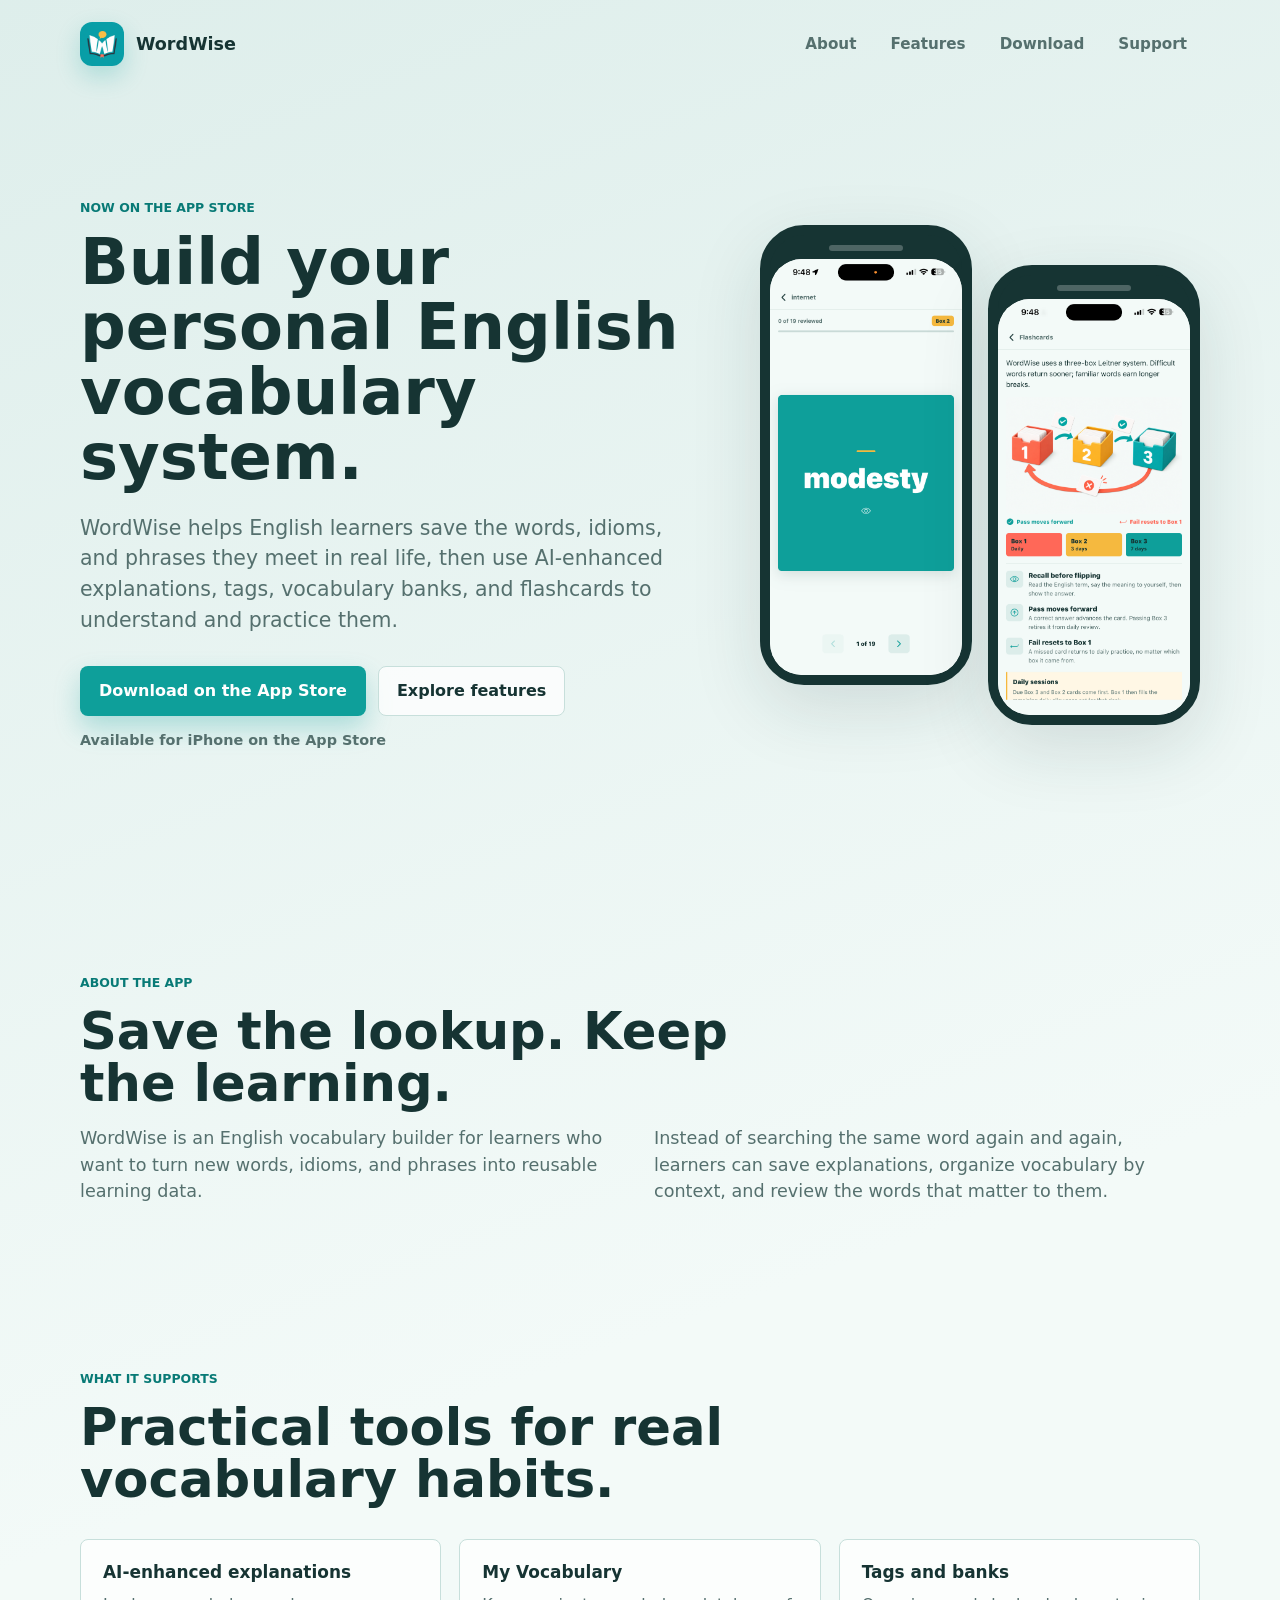
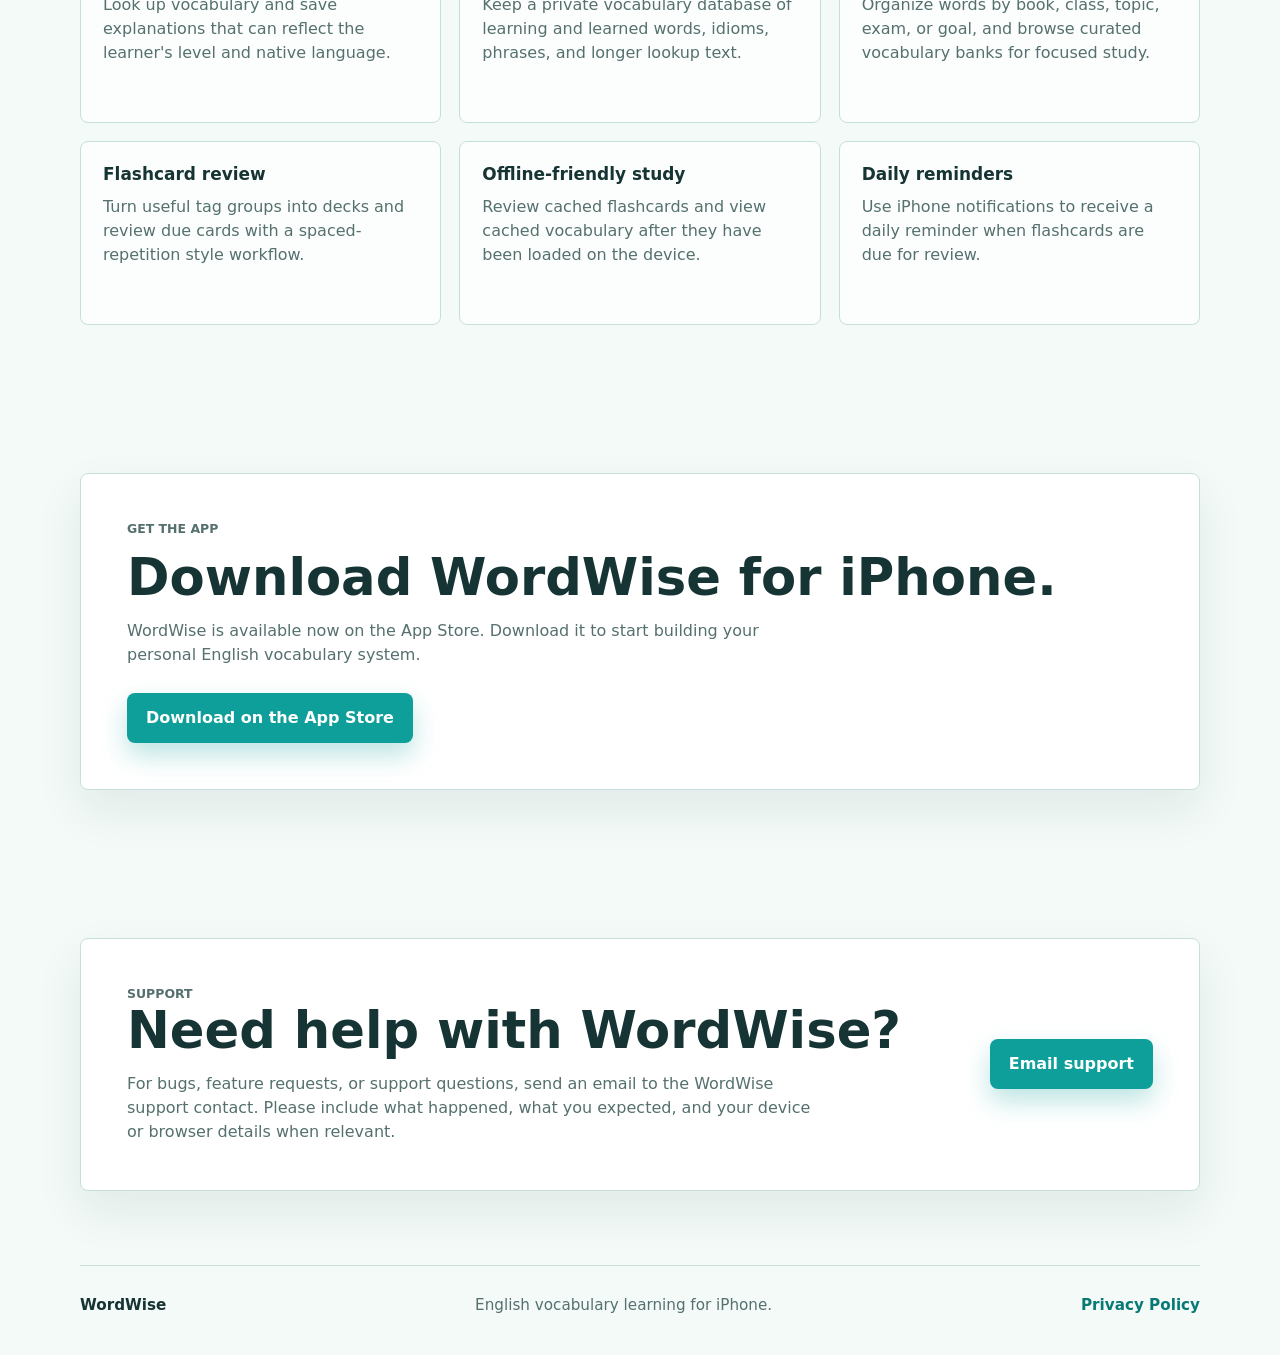
<file: index.html>
<!doctype html>
<html lang="en">
  <head>
    <meta charset="utf-8" />
    <meta name="viewport" content="width=device-width, initial-scale=1" />
    <meta
      name="description"
      content="WordWise is an English vocabulary app for saving useful words, organizing them with tags and banks, and reviewing them with flashcards."
    />
    <title>WordWise | English Vocabulary Learning</title>
    <!-- Google tag (gtag.js) -->
    <script
      async
      src="https://www.googletagmanager.com/gtag/js?id=G-5R7R97PZW9"
    ></script>
    <script>
      window.dataLayer = window.dataLayer || [];
      function gtag() {
        dataLayer.push(arguments);
      }
      gtag("js", new Date());
      gtag("config", "G-5R7R97PZW9");
    </script>
    <link rel="stylesheet" href="styles.css" />
    <link rel="icon" href="assets/wordwise-icon.png" />
  </head>
  <body>
    <header class="site-header">
      <a class="brand" href="#top" aria-label="WordWise home">
        <img
          class="brand-icon"
          src="assets/wordwise-icon.png"
          alt=""
          width="44"
          height="44"
        />
        <span>WordWise</span>
      </a>
      <nav class="nav-links" aria-label="Primary navigation">
        <a href="#about">About</a>
        <a href="#features">Features</a>
        <a href="#download">Download</a>
        <a href="#support">Support</a>
      </nav>
    </header>

    <main id="top">
      <section class="hero" aria-labelledby="hero-title">
        <div class="hero-copy">
          <p class="eyebrow">Now on the App Store</p>
          <h1 id="hero-title">Build your personal English vocabulary system.</h1>
          <p class="hero-text">
            WordWise helps English learners save the words, idioms, and phrases
            they meet in real life, then use AI-enhanced explanations, tags,
            vocabulary banks, and flashcards to understand and practice them.
          </p>
          <div class="hero-actions" aria-label="WordWise links">
            <a
              class="button primary"
              href="https://apps.apple.com/us/app/word-wise-vocabulary/id6800174080"
              target="_blank"
              rel="noopener"
            >
              Download on the App Store
            </a>
            <a class="button secondary" href="#features">Explore features</a>
          </div>
          <p class="hero-note">Available for iPhone on the App Store</p>
        </div>

        <div class="app-preview" aria-label="WordWise app screenshots">
          <div class="phone-shell hero-phone">
            <div class="phone-top" aria-hidden="true">
              <span></span>
            </div>
            <div class="screen screenshot-screen">
              <img
                src="assets/ready_IMG_7758.PNG"
                alt="WordWise flashcard review showing the word modesty, 1 of 19"
              />
            </div>
          </div>
          <div class="phone-shell hero-phone hero-phone-second">
            <div class="phone-top" aria-hidden="true">
              <span></span>
            </div>
            <div class="screen screenshot-screen">
              <img
                src="assets/ready_IMG_7759.PNG"
                alt="WordWise three-box Leitner system explanation"
                loading="lazy"
              />
            </div>
          </div>
        </div>
      </section>

      <section id="about" class="section about-section" aria-labelledby="about-title">
        <div class="section-copy">
          <p class="eyebrow">About the app</p>
          <h2 id="about-title">Save the lookup. Keep the learning.</h2>
        </div>
        <div class="about-grid">
          <p>
            WordWise is an English vocabulary builder for learners who want to
            turn new words, idioms, and phrases into reusable learning data.
          </p>
          <p>
            Instead of searching the same word again and again, learners can
            save explanations, organize vocabulary by context, and review the
            words that matter to them.
          </p>
        </div>
      </section>

      <section
        id="features"
        class="section feature-section"
        aria-labelledby="features-title"
      >
        <div class="section-copy">
          <p class="eyebrow">What it supports</p>
          <h2 id="features-title">Practical tools for real vocabulary habits.</h2>
        </div>
        <div class="feature-grid">
          <article>
            <h3>AI-enhanced explanations</h3>
            <p>
              Look up vocabulary and save explanations that can reflect the
              learner's level and native language.
            </p>
          </article>
          <article>
            <h3>My Vocabulary</h3>
            <p>
              Keep a private vocabulary database of learning and learned words,
              idioms, phrases, and longer lookup text.
            </p>
          </article>
          <article>
            <h3>Tags and banks</h3>
            <p>
              Organize words by book, class, topic, exam, or goal, and browse
              curated vocabulary banks for focused study.
            </p>
          </article>
          <article>
            <h3>Flashcard review</h3>
            <p>
              Turn useful tag groups into decks and review due cards with a
              spaced-repetition style workflow.
            </p>
          </article>
          <article>
            <h3>Offline-friendly study</h3>
            <p>
              Review cached flashcards and view cached vocabulary after they
              have been loaded on the device.
            </p>
          </article>
          <article>
            <h3>Daily reminders</h3>
            <p>
              Use iPhone notifications to receive a daily reminder when
              flashcards are due for review.
            </p>
          </article>
        </div>
      </section>

      <section
        id="download"
        class="section download-section"
        aria-labelledby="download-title"
      >
        <div class="download-panel">
          <div>
            <p class="eyebrow">Get the app</p>
            <h2 id="download-title">Download WordWise for iPhone.</h2>
            <p>
              WordWise is available now on the App Store. Download it to
              start building your personal English vocabulary system.
            </p>
            <div class="download-actions">
              <a
                class="button primary"
                href="https://apps.apple.com/us/app/word-wise-vocabulary/id6800174080"
                target="_blank"
                rel="noopener"
              >
                Download on the App Store
              </a>
            </div>
          </div>
        </div>
      </section>

      <section
        id="support"
        class="section support-section"
        aria-labelledby="support-title"
      >
        <div class="support-panel">
          <div>
            <p class="eyebrow">Support</p>
            <h2 id="support-title">Need help with WordWise?</h2>
            <p>
              For bugs, feature requests, or support questions, send an email to
              the WordWise support contact. Please include what happened, what
              you expected, and your device or browser details when relevant.
            </p>
          </div>
          <div class="support-actions">
            <a
              class="button primary"
              href="mailto:eegii.mgl@gmail.com?subject=WordWise%20support"
            >
              Email support
            </a>
          </div>
        </div>
      </section>
    </main>

    <footer class="site-footer">
      <span>WordWise</span>
      <span>English vocabulary learning for iPhone.</span>
      <a href="privacy.html">Privacy Policy</a>
    </footer>
  </body>
</html>
</file>
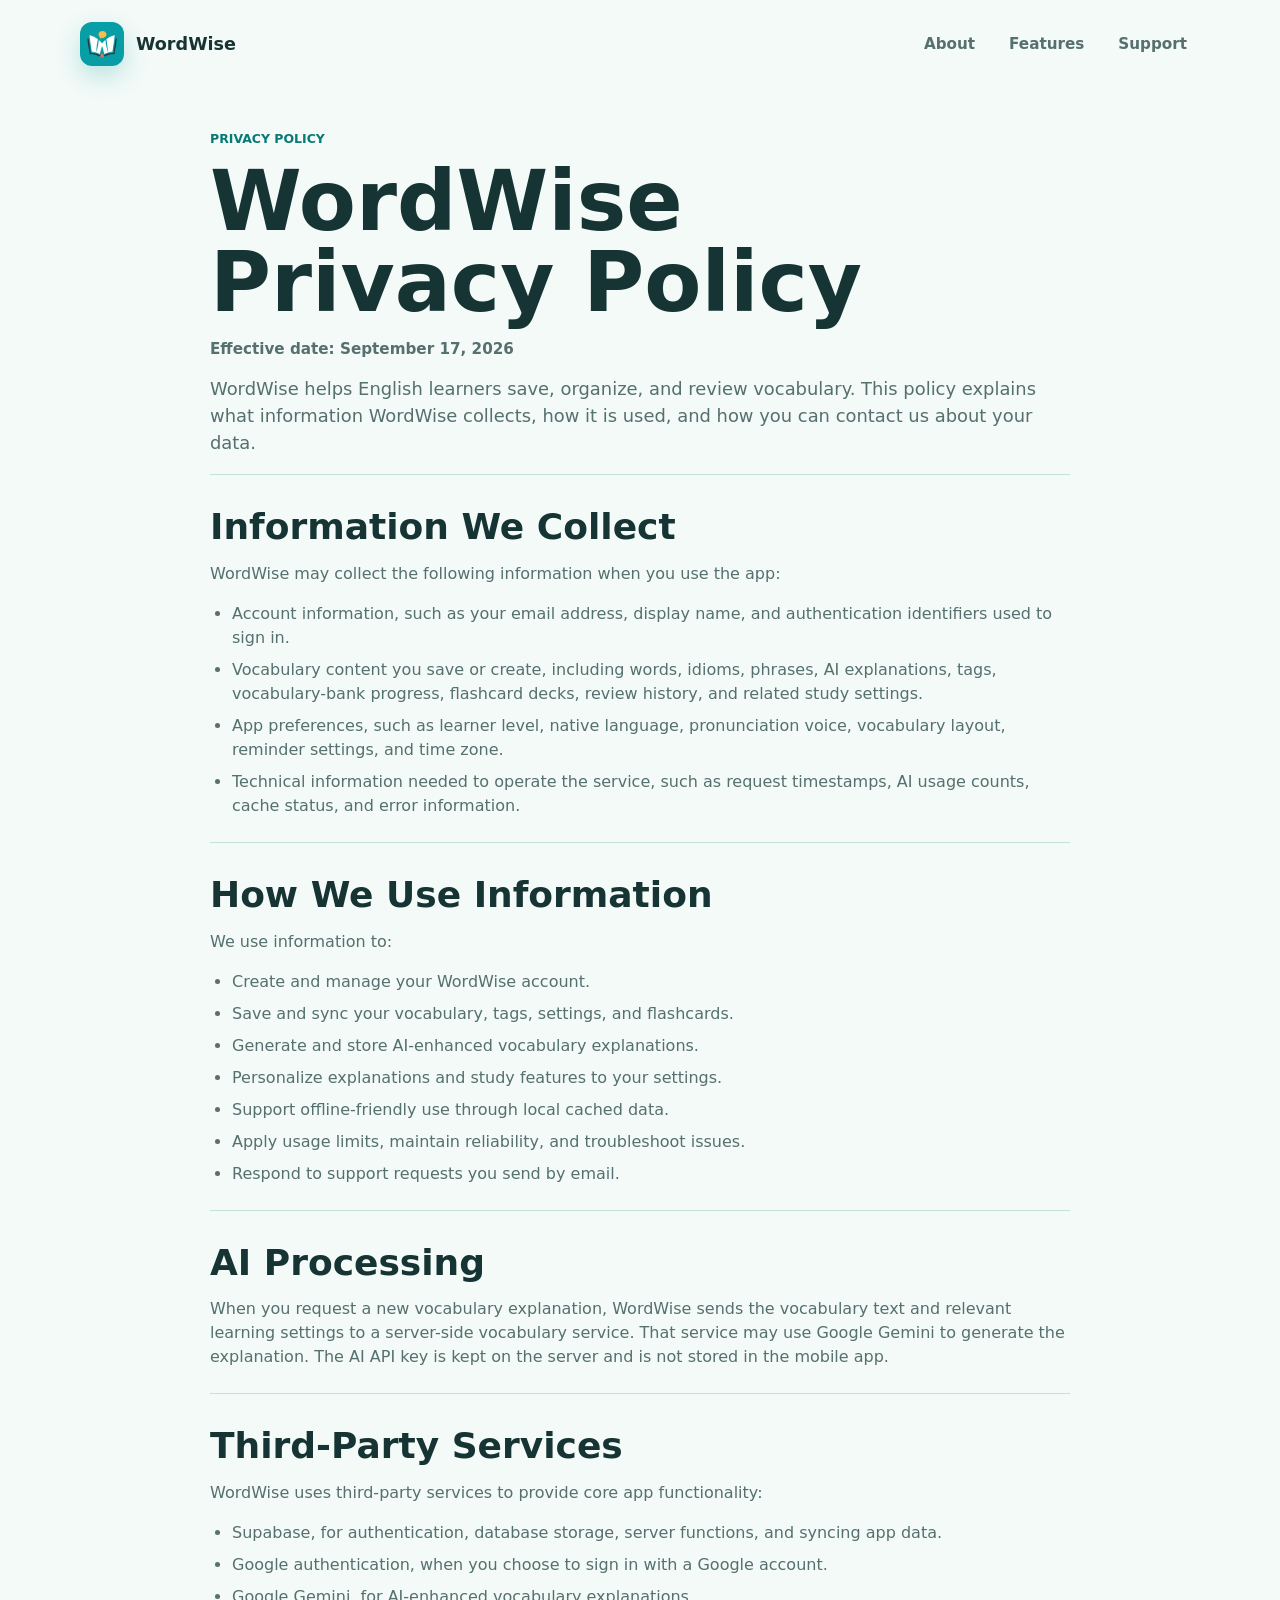
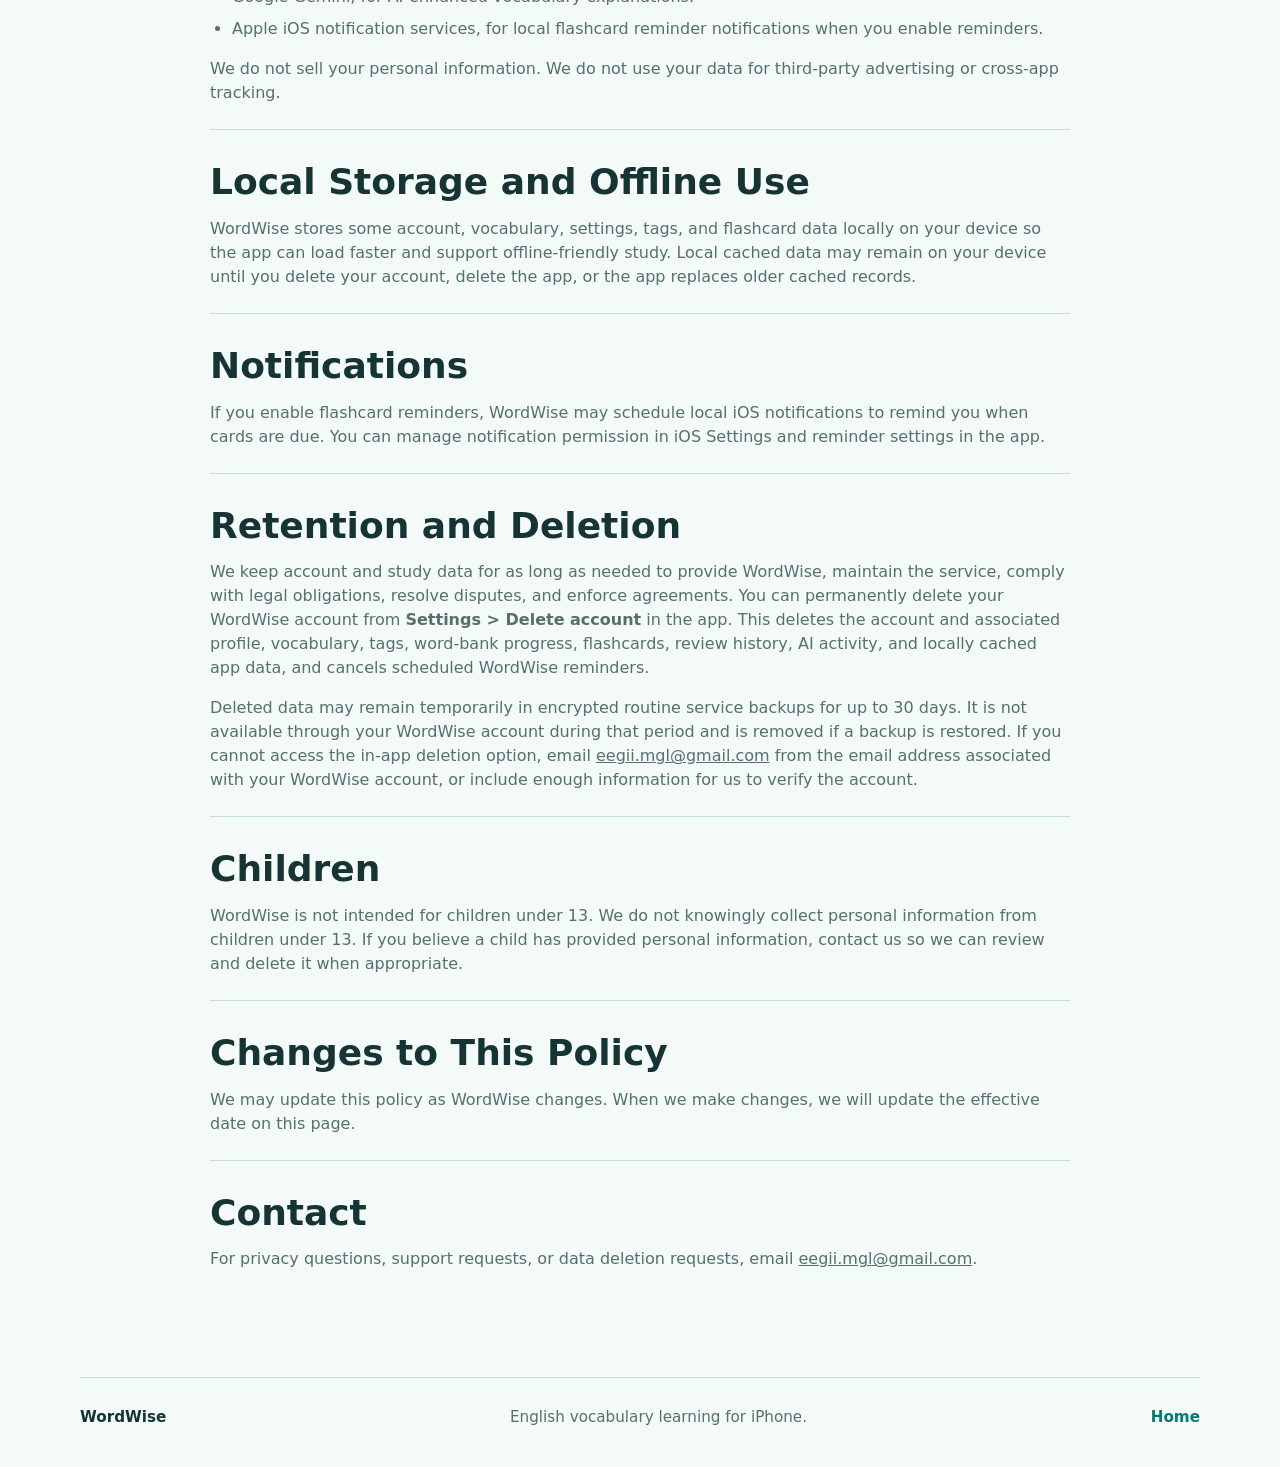
<file: privacy.html>
<!doctype html>
<html lang="en">
  <head>
    <meta charset="utf-8" />
    <meta name="viewport" content="width=device-width, initial-scale=1" />
    <meta
      name="description"
      content="Privacy Policy for the WordWise English vocabulary learning app."
    />
    <title>Privacy Policy | WordWise</title>
    <!-- Google tag (gtag.js) -->
    <script
      async
      src="https://www.googletagmanager.com/gtag/js?id=G-5R7R97PZW9"
    ></script>
    <script>
      window.dataLayer = window.dataLayer || [];
      function gtag() {
        dataLayer.push(arguments);
      }
      gtag("js", new Date());
      gtag("config", "G-5R7R97PZW9");
    </script>
    <link rel="stylesheet" href="styles.css" />
    <link rel="icon" href="assets/wordwise-icon.png" />
  </head>
  <body class="policy-page">
    <header class="site-header">
      <a class="brand" href="index.html" aria-label="WordWise home">
        <img
          class="brand-icon"
          src="assets/wordwise-icon.png"
          alt=""
          width="44"
          height="44"
        />
        <span>WordWise</span>
      </a>
      <nav class="nav-links" aria-label="Primary navigation">
        <a href="index.html#about">About</a>
        <a href="index.html#features">Features</a>
        <a href="index.html#support">Support</a>
      </nav>
    </header>

    <main class="policy-main">
      <p class="eyebrow">Privacy Policy</p>
      <h1>WordWise Privacy Policy</h1>
      <p class="policy-meta">Effective date: September 17, 2026</p>
      <p class="policy-lede">
        WordWise helps English learners save, organize, and review vocabulary.
        This policy explains what information WordWise collects, how it is used,
        and how you can contact us about your data.
      </p>

      <section class="policy-section" aria-labelledby="information-we-collect">
        <h2 id="information-we-collect">Information We Collect</h2>
        <p>WordWise may collect the following information when you use the app:</p>
        <ul>
          <li>
            Account information, such as your email address, display name, and
            authentication identifiers used to sign in.
          </li>
          <li>
            Vocabulary content you save or create, including words, idioms,
            phrases, AI explanations, tags, vocabulary-bank progress, flashcard
            decks, review history, and related study settings.
          </li>
          <li>
            App preferences, such as learner level, native language,
            pronunciation voice, vocabulary layout, reminder settings, and time
            zone.
          </li>
          <li>
            Technical information needed to operate the service, such as request
            timestamps, AI usage counts, cache status, and error information.
          </li>
        </ul>
      </section>

      <section class="policy-section" aria-labelledby="how-we-use-information">
        <h2 id="how-we-use-information">How We Use Information</h2>
        <p>We use information to:</p>
        <ul>
          <li>Create and manage your WordWise account.</li>
          <li>Save and sync your vocabulary, tags, settings, and flashcards.</li>
          <li>Generate and store AI-enhanced vocabulary explanations.</li>
          <li>Personalize explanations and study features to your settings.</li>
          <li>Support offline-friendly use through local cached data.</li>
          <li>Apply usage limits, maintain reliability, and troubleshoot issues.</li>
          <li>Respond to support requests you send by email.</li>
        </ul>
      </section>

      <section class="policy-section" aria-labelledby="ai-processing">
        <h2 id="ai-processing">AI Processing</h2>
        <p>
          When you request a new vocabulary explanation, WordWise sends the
          vocabulary text and relevant learning settings to a server-side
          vocabulary service. That service may use Google Gemini to generate the
          explanation. The AI API key is kept on the server and is not stored in
          the mobile app.
        </p>
      </section>

      <section class="policy-section" aria-labelledby="third-party-services">
        <h2 id="third-party-services">Third-Party Services</h2>
        <p>WordWise uses third-party services to provide core app functionality:</p>
        <ul>
          <li>
            Supabase, for authentication, database storage, server functions,
            and syncing app data.
          </li>
          <li>
            Google authentication, when you choose to sign in with a Google
            account.
          </li>
          <li>
            Google Gemini, for AI-enhanced vocabulary explanations.
          </li>
          <li>
            Apple iOS notification services, for local flashcard reminder
            notifications when you enable reminders.
          </li>
        </ul>
        <p>
          We do not sell your personal information. We do not use your data for
          third-party advertising or cross-app tracking.
        </p>
      </section>

      <section class="policy-section" aria-labelledby="local-storage">
        <h2 id="local-storage">Local Storage and Offline Use</h2>
        <p>
          WordWise stores some account, vocabulary, settings, tags, and flashcard
          data locally on your device so the app can load faster and support
          offline-friendly study. Local cached data may remain on your device
          until you delete your account, delete the app, or the app replaces
          older cached records.
        </p>
      </section>

      <section class="policy-section" aria-labelledby="notifications">
        <h2 id="notifications">Notifications</h2>
        <p>
          If you enable flashcard reminders, WordWise may schedule local iOS
          notifications to remind you when cards are due. You can manage
          notification permission in iOS Settings and reminder settings in the
          app.
        </p>
      </section>

      <section class="policy-section" aria-labelledby="retention-deletion">
        <h2 id="retention-deletion">Retention and Deletion</h2>
        <p>
          We keep account and study data for as long as needed to provide
          WordWise, maintain the service, comply with legal obligations, resolve
          disputes, and enforce agreements. You can permanently delete your
          WordWise account from <strong>Settings &gt; Delete account</strong> in
          the app. This deletes the account and associated profile, vocabulary,
          tags, word-bank progress, flashcards, review history, AI activity, and
          locally cached app data, and cancels scheduled WordWise reminders.
        </p>
        <p>
          Deleted data may remain temporarily in encrypted routine service
          backups for up to 30 days. It is not available through your WordWise
          account during that period and is removed if a backup is restored.
          If you cannot access the in-app deletion option, email
          <a href="mailto:eegii.mgl@gmail.com?subject=WordWise%20data%20deletion"
            >eegii.mgl@gmail.com</a
          >
          from the email address associated with your WordWise account, or
          include enough information for us to verify the account.
        </p>
      </section>

      <section class="policy-section" aria-labelledby="children">
        <h2 id="children">Children</h2>
        <p>
          WordWise is not intended for children under 13. We do not knowingly
          collect personal information from children under 13. If you believe a
          child has provided personal information, contact us so we can review
          and delete it when appropriate.
        </p>
      </section>

      <section class="policy-section" aria-labelledby="changes">
        <h2 id="changes">Changes to This Policy</h2>
        <p>
          We may update this policy as WordWise changes. When we make changes,
          we will update the effective date on this page.
        </p>
      </section>

      <section class="policy-section" aria-labelledby="contact">
        <h2 id="contact">Contact</h2>
        <p>
          For privacy questions, support requests, or data deletion requests,
          email
          <a href="mailto:eegii.mgl@gmail.com?subject=WordWise%20privacy"
            >eegii.mgl@gmail.com</a
          >.
        </p>
      </section>
    </main>

    <footer class="site-footer">
      <span>WordWise</span>
      <span>English vocabulary learning for iPhone.</span>
      <a href="index.html">Home</a>
    </footer>
  </body>
</html>
</file>
<file: styles.css>
:root {
  color-scheme: light;
  --background: #f3faf8;
  --surface: #ffffff;
  --ink: #163433;
  --muted: #55706e;
  --teal: #0e9f9a;
  --teal-dark: #087a76;
  --pale-teal: #dcedea;
  --coral: #ff6858;
  --gold: #f5b93f;
  --line: #c7dfdb;
  --shadow: 0 24px 70px rgba(22, 52, 51, 0.13);
}

* {
  box-sizing: border-box;
}

html {
  scroll-behavior: smooth;
}

body {
  margin: 0;
  background:
    linear-gradient(160deg, rgba(220, 237, 234, 0.92), rgba(255, 255, 255, 0) 46%),
    var(--background);
  color: var(--ink);
  font-family:
    Inter, ui-sans-serif, system-ui, -apple-system, BlinkMacSystemFont, "Segoe UI",
    sans-serif;
  line-height: 1.5;
}

a {
  color: inherit;
}

.site-header,
.hero,
.section,
.site-footer {
  width: min(1120px, calc(100% - 40px));
  margin: 0 auto;
}

.site-header {
  display: flex;
  align-items: center;
  justify-content: space-between;
  gap: 24px;
  padding: 22px 0;
}

.brand {
  display: inline-flex;
  align-items: center;
  gap: 12px;
  color: var(--ink);
  font-size: 1.1rem;
  font-weight: 800;
  text-decoration: none;
}

.brand-icon {
  border-radius: 12px;
  box-shadow: 0 10px 24px rgba(14, 159, 154, 0.24);
}

.nav-links {
  display: flex;
  align-items: center;
  gap: 8px;
  color: var(--muted);
  font-size: 0.95rem;
  font-weight: 700;
}

.nav-links a {
  border-radius: 999px;
  padding: 9px 13px;
  text-decoration: none;
}

.nav-links a:hover,
.nav-links a:focus-visible {
  background: rgba(14, 159, 154, 0.1);
  color: var(--teal-dark);
  outline: none;
}

.hero {
  display: grid;
  grid-template-columns: minmax(0, 1fr) minmax(320px, 440px);
  align-items: center;
  gap: 64px;
  min-height: calc(100vh - 88px);
  padding: 34px 0 72px;
}

.hero-copy {
  max-width: 680px;
}

.eyebrow {
  margin: 0 0 12px;
  color: var(--teal-dark);
  font-size: 0.78rem;
  font-weight: 850;
  letter-spacing: 0;
  text-transform: uppercase;
}

h1,
h2,
h3,
p {
  margin-top: 0;
}

h1 {
  max-width: 720px;
  margin-bottom: 22px;
  font-size: clamp(2.25rem, 5vw, 4rem);
  line-height: 1.02;
  letter-spacing: 0;
}

h2 {
  margin-bottom: 16px;
  font-size: clamp(2rem, 4vw, 3.4rem);
  line-height: 1.02;
  letter-spacing: 0;
}

h3 {
  margin-bottom: 10px;
  font-size: 1.06rem;
  line-height: 1.25;
}

.hero-text {
  max-width: 640px;
  color: var(--muted);
  font-size: clamp(1.08rem, 2vw, 1.28rem);
}

.hero-actions,
.support-actions {
  display: flex;
  flex-wrap: wrap;
  gap: 12px;
  margin-top: 30px;
}

.button {
  display: inline-flex;
  min-height: 48px;
  align-items: center;
  justify-content: center;
  border: 1px solid transparent;
  border-radius: 8px;
  padding: 12px 18px;
  font-weight: 800;
  text-decoration: none;
  transition:
    transform 160ms ease,
    box-shadow 160ms ease,
    background-color 160ms ease,
    border-color 160ms ease;
}

.button:hover,
.button:focus-visible {
  transform: translateY(-1px);
  outline: none;
}

.button.primary {
  background: var(--teal);
  color: white;
  box-shadow: 0 12px 26px rgba(14, 159, 154, 0.28);
}

.button.primary:hover,
.button.primary:focus-visible {
  background: var(--teal-dark);
}

.button.secondary {
  border-color: var(--line);
  background: rgba(255, 255, 255, 0.76);
  color: var(--ink);
}

.button.secondary:hover,
.button.secondary:focus-visible {
  border-color: var(--teal);
  box-shadow: 0 10px 24px rgba(22, 52, 51, 0.09);
}

.app-preview {
  display: flex;
  justify-content: center;
  align-items: flex-start;
  gap: 16px;
}

.hero-phone {
  flex: 1 1 0;
  width: auto;
  min-width: 0;
}

.hero-phone-second {
  margin-top: 40px;
}

.phone-shell {
  width: min(100%, 364px);
  border: 10px solid #163433;
  border-radius: 44px;
  background: #163433;
  box-shadow: var(--shadow);
}

.phone-top {
  display: flex;
  justify-content: center;
  padding: 10px 0 8px;
}

.phone-top span {
  width: 74px;
  height: 6px;
  border-radius: 999px;
  background: rgba(255, 255, 255, 0.24);
}

.screen {
  min-height: 610px;
  overflow: hidden;
  border-radius: 32px;
  background:
    linear-gradient(180deg, #f3faf8, #ffffff 70%),
    #ffffff;
  padding: 24px;
}

.screen-heading {
  display: flex;
  align-items: center;
  gap: 13px;
  margin-bottom: 28px;
}

.screen-heading img {
  border-radius: 14px;
}

.screen-heading p {
  margin: 0;
  color: var(--muted);
  font-size: 0.82rem;
  font-weight: 800;
}

.screen-heading strong {
  display: block;
  font-size: 1.4rem;
  line-height: 1.1;
}

.lookup-card {
  border: 1px solid var(--line);
  border-radius: 8px;
  background: white;
  padding: 20px;
  box-shadow: 0 14px 32px rgba(22, 52, 51, 0.08);
}

.lookup-card span {
  color: var(--coral);
  font-size: 0.78rem;
  font-weight: 850;
  text-transform: uppercase;
}

.lookup-card strong {
  display: block;
  margin: 6px 0 10px;
  font-size: 1.7rem;
  line-height: 1.15;
}

.lookup-card p {
  margin-bottom: 0;
  color: var(--muted);
}

.tag-row {
  display: flex;
  flex-wrap: wrap;
  gap: 8px;
  margin: 18px 0 26px;
}

.tag-row span {
  border-radius: 999px;
  background: var(--pale-teal);
  color: var(--teal-dark);
  padding: 8px 11px;
  font-size: 0.8rem;
  font-weight: 800;
}

.progress-list {
  display: grid;
  gap: 14px;
}

.progress-list div {
  display: grid;
  grid-template-columns: 44px 1fr;
  align-items: center;
  gap: 12px;
  border-radius: 8px;
  background: #f7fbfa;
  padding: 13px;
}

.progress-list span {
  width: 44px;
  height: 44px;
  border-radius: 14px;
  background: var(--gold);
}

.progress-list div:nth-child(2) span {
  background: var(--teal);
}

.progress-list div:nth-child(3) span {
  background: var(--coral);
}

.progress-list p {
  width: 100%;
  height: 12px;
  margin: 0;
  border-radius: 999px;
  background: linear-gradient(90deg, var(--line), rgba(199, 223, 219, 0.2));
}

.section {
  padding: 74px 0;
}

.section-copy {
  max-width: 760px;
}

.about-grid {
  display: grid;
  grid-template-columns: repeat(2, minmax(0, 1fr));
  gap: 28px;
  color: var(--muted);
  font-size: 1.1rem;
}

.feature-grid {
  display: grid;
  grid-template-columns: repeat(3, minmax(0, 1fr));
  gap: 18px;
  margin-top: 34px;
}

.feature-grid article {
  min-height: 184px;
  border: 1px solid var(--line);
  border-radius: 8px;
  background: rgba(255, 255, 255, 0.78);
  padding: 22px;
}

.feature-grid p,
.download-panel p,
.support-panel p {
  color: var(--muted);
}

.hero-note {
  margin: 14px 0 0;
  color: var(--muted);
  font-size: 0.9rem;
  font-weight: 600;
}

.download-panel {
  border: 1px solid var(--line);
  border-radius: 8px;
  background: var(--surface);
  padding: clamp(24px, 5vw, 46px);
  box-shadow: 0 20px 48px rgba(22, 52, 51, 0.08);
}

.download-panel p {
  max-width: 690px;
}

.download-actions {
  display: flex;
  flex-wrap: wrap;
  gap: 12px;
  margin-top: 26px;
}

.screenshot-screen {
  min-height: 0;
  padding: 0;
  aspect-ratio: 9 / 19.5;
  background: #fff;
}

.screenshot-screen img {
  display: block;
  width: 100%;
  height: 100%;
  aspect-ratio: 9 / 19.5;
  object-fit: cover;
  border-radius: 32px;
}

.support-panel {
  display: grid;
  grid-template-columns: minmax(0, 1fr) auto;
  align-items: center;
  gap: 32px;
  border: 1px solid var(--line);
  border-radius: 8px;
  background: var(--surface);
  padding: clamp(24px, 5vw, 46px);
  box-shadow: 0 20px 48px rgba(22, 52, 51, 0.08);
}

.support-panel p {
  max-width: 690px;
  margin-bottom: 0;
}

.support-actions {
  justify-content: flex-end;
  margin-top: 0;
}

.site-footer {
  display: flex;
  justify-content: space-between;
  gap: 18px;
  border-top: 1px solid var(--line);
  padding: 28px 0 38px;
  color: var(--muted);
  font-size: 0.95rem;
}

.site-footer span:first-child {
  color: var(--ink);
  font-weight: 850;
}

.site-footer a {
  color: var(--teal-dark);
  font-weight: 800;
  text-decoration: none;
}

.site-footer a:hover,
.site-footer a:focus-visible {
  text-decoration: underline;
  outline: none;
}

.policy-page {
  background: var(--background);
}

.policy-main {
  width: min(860px, calc(100% - 40px));
  margin: 0 auto;
  padding: 42px 0 82px;
}

.policy-main h1 {
  margin-bottom: 14px;
  font-size: clamp(2.7rem, 7vw, 5.2rem);
  line-height: 0.98;
}

.policy-lede {
  color: var(--muted);
  font-size: 1.12rem;
}

.policy-meta {
  color: var(--muted);
  font-size: 0.95rem;
  font-weight: 700;
}

.policy-section {
  border-top: 1px solid var(--line);
  padding: 34px 0 8px;
}

.policy-section h2 {
  font-size: clamp(1.55rem, 3vw, 2.25rem);
}

.policy-section p,
.policy-section li {
  color: var(--muted);
}

.policy-section ul {
  padding-left: 22px;
}

.policy-section li + li {
  margin-top: 8px;
}

@media (max-width: 880px) {
  .hero {
    grid-template-columns: 1fr;
    gap: 42px;
    min-height: auto;
    padding-top: 44px;
  }

  .app-preview {
    justify-content: flex-start;
  }

  .feature-grid {
    grid-template-columns: repeat(2, minmax(0, 1fr));
  }

  .support-panel {
    grid-template-columns: 1fr;
  }

  .support-actions {
    justify-content: flex-start;
  }
}

@media (max-width: 640px) {
  .site-header,
  .hero,
  .section,
  .site-footer {
    width: min(100% - 28px, 1120px);
  }

  .site-header {
    align-items: flex-start;
    flex-direction: column;
  }

  .nav-links {
    width: 100%;
    justify-content: space-between;
  }

  .nav-links a {
    padding-inline: 8px;
  }

  h1 {
    font-size: clamp(2rem, 10vw, 3rem);
  }

  .hero-actions,
  .download-actions,
  .support-actions {
    align-items: stretch;
    flex-direction: column;
  }

  .button {
    width: 100%;
  }

  .screen {
    min-height: 520px;
    padding: 20px;
  }

  .screenshot-screen {
    min-height: 0;
    padding: 0;
  }

  .about-grid,
  .feature-grid {
    grid-template-columns: 1fr;
  }

  .section {
    padding: 54px 0;
  }

  .site-footer {
    flex-direction: column;
  }
}
</file>
